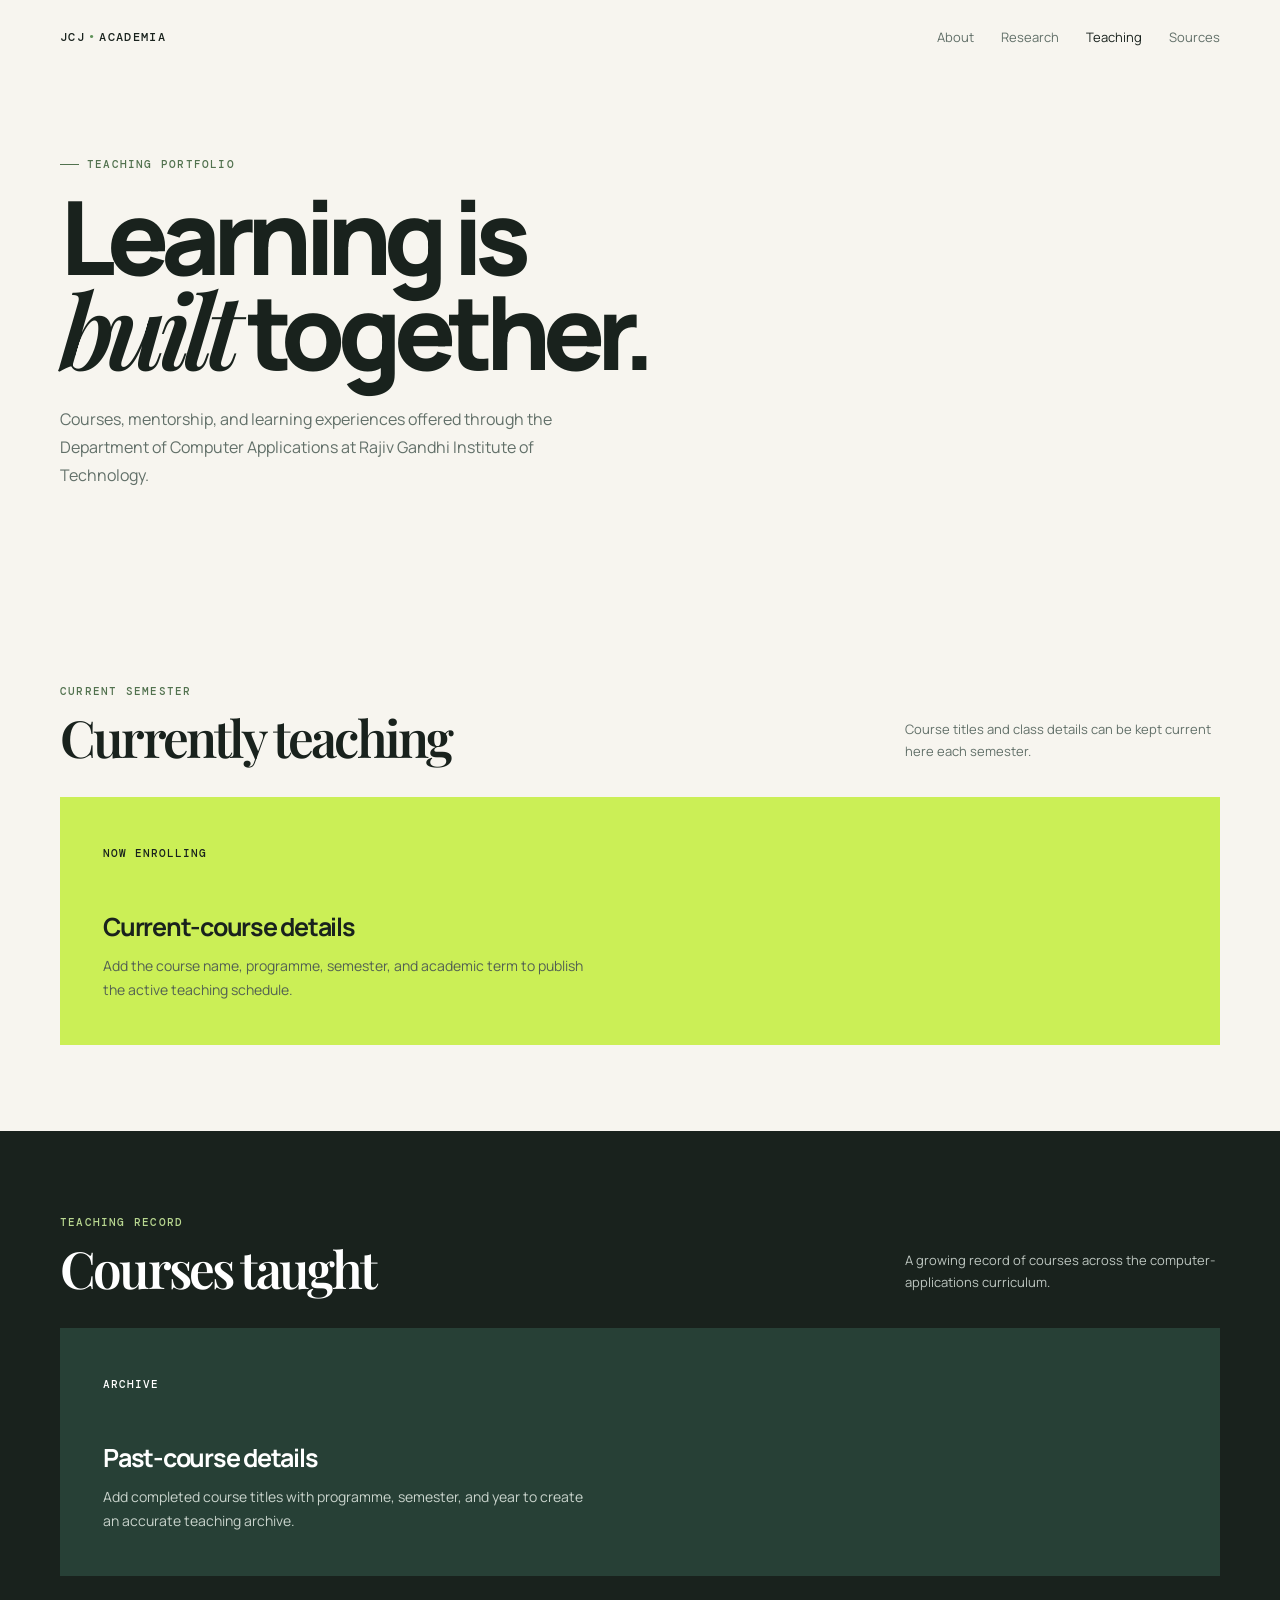
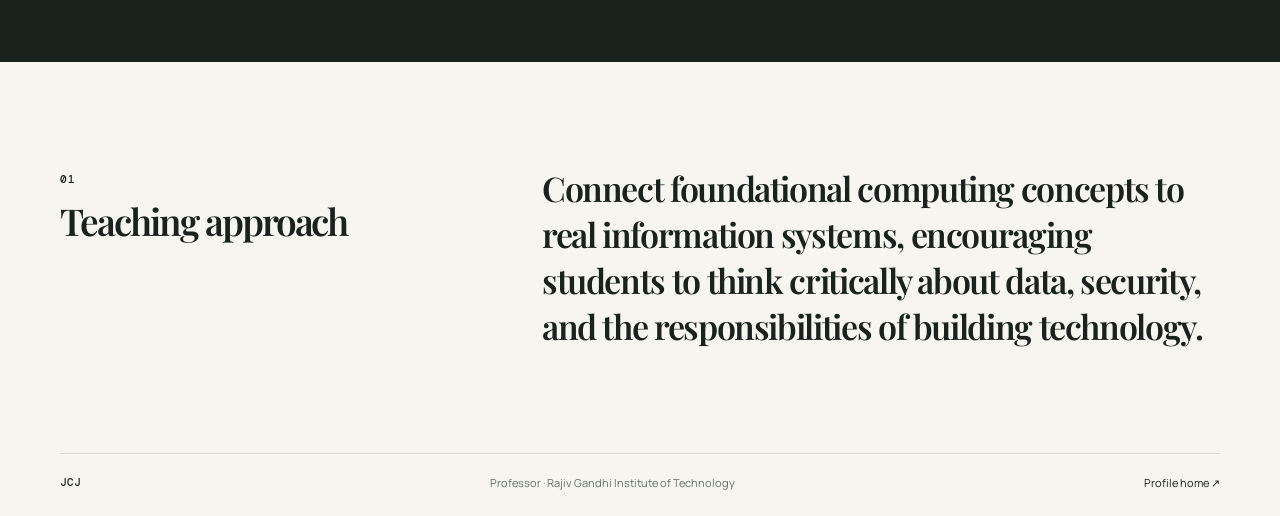
<file: teaching.html>
<!doctype html>
<html lang="en">
  <head>
    <meta charset="UTF-8" />
    <meta name="viewport" content="width=device-width, initial-scale=1.0" />
    <meta name="description" content="Teaching profile of Dr. John C John, Professor at Rajiv Gandhi Institute of Technology." />
    <title>Teaching — Dr. John C John</title>
    <link rel="preconnect" href="https://fonts.googleapis.com" />
    <link rel="preconnect" href="https://fonts.gstatic.com" crossorigin />
    <link href="https://fonts.googleapis.com/css2?family=DM+Mono:wght@400;500&family=Manrope:wght@400;500;600;700;800&family=Playfair+Display:ital,wght@0,600;0,700;1,600&display=swap" rel="stylesheet" />
    <link rel="stylesheet" href="styles.css" />
  </head>
  <body>
    <main>
      <nav class="nav container" aria-label="Primary navigation">
        <a class="wordmark" href="index.html">JCJ<span>•</span>ACADEMIA</a>
        <div class="nav-links">
          <a href="index.html#about">About</a>
          <a href="index.html#research">Research</a>
          <a class="active" href="teaching.html">Teaching</a>
          <a href="index.html#sources">Sources</a>
        </div>
      </nav>
      <section class="teaching-hero container">
        <p class="eyebrow"><span></span> Teaching portfolio</p>
        <h1>Learning is<br /><em>built</em> together.</h1>
        <p>Courses, mentorship, and learning experiences offered through the Department of Computer Applications at Rajiv Gandhi Institute of Technology.</p>
      </section>
      <section class="teaching-section container" aria-labelledby="current-heading">
        <div class="teaching-section-heading">
          <div><p class="section-label">Current semester</p><h2 id="current-heading">Currently teaching</h2></div>
          <p>Course titles and class details can be kept current here each semester.</p>
        </div>
        <div class="course-empty"><span>Now enrolling</span><h3>Current-course details</h3><p>Add the course name, programme, semester, and academic term to publish the active teaching schedule.</p></div>
      </section>
      <section class="teaching-section teaching-past" aria-labelledby="past-heading">
        <div class="container">
          <div class="teaching-section-heading">
            <div><p class="section-label">Teaching record</p><h2 id="past-heading">Courses taught</h2></div>
            <p>A growing record of courses across the computer-applications curriculum.</p>
          </div>
          <div class="course-empty course-empty-light"><span>Archive</span><h3>Past-course details</h3><p>Add completed course titles with programme, semester, and year to create an accurate teaching archive.</p></div>
        </div>
      </section>
      <section class="teaching-note container"><div><span>01</span><h2>Teaching approach</h2></div><p>Connect foundational computing concepts to real information systems, encouraging students to think critically about data, security, and the responsibilities of building technology.</p></section>
    </main>
    <footer class="container"><span>JCJ</span><p>Professor · Rajiv Gandhi Institute of Technology</p><a href="index.html">Profile home ↗</a></footer>
  </body>
</html>
</file>
<file: styles.css>
:root { --ink:#19221d; --muted:#627069; --paper:#f7f5ef; --mint:#d7e7d9; --lime:#cbef56; --line:#d8d9d2; --navy:#12314a; }
* { box-sizing:border-box; } html { scroll-behavior:smooth; } body { margin:0; background:var(--paper); color:var(--ink); font-family:Manrope, sans-serif; } .container { width:min(1160px, calc(100% - 48px)); margin:auto; }
.nav { display:flex; align-items:center; justify-content:space-between; padding:28px 0; } .wordmark { color:var(--ink); font:500 12px/1 "DM Mono", monospace; letter-spacing:.11em; text-decoration:none; } .wordmark span { color:#5f9259; margin:0 3px; } .nav-links { display:flex; gap:27px; } .nav-links a { color:var(--muted); font-size:13px; text-decoration:none; } .nav-links a:hover { color:var(--ink); }
.hero { min-height:590px; display:grid; grid-template-columns:1.1fr .9fr; align-items:center; gap:78px; padding:55px 0 90px; } .eyebrow,.section-label { color:#52724f; font:500 11px/1 "DM Mono", monospace; text-transform:uppercase; letter-spacing:.11em; } .eyebrow { display:flex; gap:8px; align-items:center; } .eyebrow span { display:inline-block; width:19px; height:1px; background:#52724f; } h1,h2,h3,p { margin-top:0; } h1 { margin:19px 0 24px; font-size:clamp(60px, 8vw, 110px); line-height:.9; letter-spacing:-.075em; font-weight:800; } h1 em { font-family:"Playfair Display",serif; font-weight:600; } .lead { width:min(480px,100%); color:var(--muted); font-size:17px; line-height:1.7; } .actions { display:flex; gap:12px; margin-top:34px; } .button { padding:13px 18px; border-radius:2px; font-size:13px; font-weight:700; text-decoration:none; transition:transform .2s; } .button:hover { transform:translateY(-2px); } .button span { margin-left:11px; font-size:15px; } .primary { background:var(--ink); color:white; } .secondary { border:1px solid #cbd1c7; color:var(--ink); }
.identity-card { position:relative; padding:30px; overflow:hidden; background:var(--mint); box-shadow:15px 15px 0 #e8e4d7; } .portrait { display:grid; width:94px; height:94px; place-items:center; background:var(--navy); border-radius:50%; color:white; font:500 20px "DM Mono",monospace; letter-spacing:-.08em; } .identity-details { margin-top:58px; }.role { margin-bottom:8px; color:#50704f; font:500 11px "DM Mono",monospace; letter-spacing:.08em; text-transform:uppercase; }.institution { margin-bottom:13px; font-size:25px; line-height:1.15; font-weight:800; letter-spacing:-.05em; }.location { color:#4b6053; font-size:13px; }.pin { font-size:17px; vertical-align:-1px; }.card-line { margin:29px 0 17px; border-top:1px solid rgba(25,34,29,.16); }.status { margin:0; color:#375141; font-size:12px; }.status i { display:inline-block; width:7px; height:7px; margin-right:7px; background:#6aa158; border-radius:50%; }
.timeline-section { background:var(--ink); color:white; padding:89px 0; }.timeline-section .section-label { color:#b8d790; }.timeline { display:grid; grid-template-columns:repeat(3,1fr); margin-top:42px; }.timeline-item { padding:0 31px; border-left:1px solid rgba(255,255,255,.22); }.timeline-item:first-child { padding-left:0; border-left:0; }.date { margin-bottom:36px; color:#b8d790; font:500 11px "DM Mono",monospace; text-transform:uppercase; letter-spacing:.08em; }.timeline-item h2 { margin-bottom:10px; font-family:"Playfair Display",serif; font-size:30px; letter-spacing:-.04em; }.timeline-item p:last-child { margin:0; color:#bdc6c0; font-size:14px; line-height:1.65; }.timeline-item.current h2::after { content:""; display:inline-block; width:8px; height:8px; margin-left:10px; background:var(--lime); border-radius:50%; vertical-align:middle; }
.research { display:grid; grid-template-columns:.8fr 1.2fr; gap:90px; padding:120px 0; }.research h2,.sources h2 { margin:17px 0 25px; font:600 clamp(37px,4vw,56px)/.98 "Playfair Display",serif; letter-spacing:-.055em; }.research-intro > p:last-child { color:var(--muted); max-width:355px; font-size:15px; line-height:1.8; }.focus-grid { display:grid; grid-template-columns:repeat(3,1fr); gap:13px; }.focus-card { min-height:250px; padding:22px; background:#ebece6; }.focus-card:nth-child(2) { background:var(--lime); }.number { color:#66766c; font:500 11px "DM Mono",monospace; }.focus-card h3 { margin:79px 0 10px; font-size:18px; letter-spacing:-.04em; }.focus-card p { margin:0; color:#59665f; font-size:12px; line-height:1.65; }.quote-band { background:#e2e8da; padding:70px 0; }.quote-band .container { display:flex; gap:25px; align-items:flex-start; }.quote-mark { color:#719168; font:70px/.8 "Playfair Display",serif; }.quote-band p { max-width:690px; margin:0; font:600 clamp(24px,3vw,38px)/1.2 "Playfair Display",serif; letter-spacing:-.04em; }
.sources { display:grid; grid-template-columns:.85fr 1.15fr; gap:70px; padding:115px 0; }.source-list { border-top:1px solid var(--line); }.source-list a { display:grid; grid-template-columns:37px 1fr auto 20px; gap:12px; align-items:center; padding:22px 0; border-bottom:1px solid var(--line); color:var(--ink); text-decoration:none; }.source-list a:hover strong { text-decoration:underline; }.source-list span { color:#63726a; font:11px "DM Mono",monospace; }.source-list strong { font-size:14px; }.source-list small { color:var(--muted); font-size:11px; }.source-list b { font-size:18px; } footer { display:flex; justify-content:space-between; gap:20px; padding:21px 0 26px; border-top:1px solid var(--line); color:var(--muted); font-size:11px; } footer span { color:var(--ink); font:500 11px "DM Mono",monospace; } footer p { margin:0; } footer a { color:var(--ink); text-decoration:none; }
@media (max-width:760px) { .container { width:min(100% - 32px, 600px); }.nav-links { gap:16px; }.hero { min-height:auto; grid-template-columns:1fr; gap:45px; padding:48px 0 70px; }.identity-card { max-width:400px; }.timeline { grid-template-columns:1fr; gap:35px; }.timeline-item,.timeline-item:first-child { padding:0 0 0 22px; border-left:1px solid rgba(255,255,255,.22); }.date { margin-bottom:11px; }.research,.sources { grid-template-columns:1fr; gap:35px; padding:80px 0; }.focus-grid { grid-template-columns:1fr; }.focus-card { min-height:190px; }.focus-card h3 { margin-top:52px; }.source-list a { grid-template-columns:27px 1fr 16px; }.source-list small { display:none; } footer { flex-wrap:wrap; } }

.nav-links a.active { color:var(--ink); }
.portrait-photo { position:relative; overflow:hidden; }
.portrait-photo img { position:absolute; inset:0; z-index:1; width:100%; height:100%; object-fit:cover; }
.teaching-hero { padding:85px 0 95px; }
.teaching-hero h1 { margin:20px 0 28px; }
.teaching-hero > p:last-child { max-width:520px; color:var(--muted); font-size:16px; line-height:1.75; }
.teaching-section { padding:86px 0; }
.teaching-section-heading { display:flex; align-items:end; justify-content:space-between; gap:40px; margin-bottom:35px; }
.teaching-section-heading h2,.teaching-note h2 { margin:15px 0 0; font:600 clamp(37px,4vw,55px)/.98 "Playfair Display",serif; letter-spacing:-.055em; }
.teaching-section-heading > p { max-width:315px; margin:0; color:var(--muted); font-size:13px; line-height:1.7; }
.course-empty { padding:43px; background:var(--lime); }
.course-empty span,.teaching-note span { font:500 11px "DM Mono",monospace; text-transform:uppercase; letter-spacing:.09em; }
.course-empty h3 { margin:47px 0 10px; font-size:25px; letter-spacing:-.05em; }
.course-empty p { max-width:480px; margin:0; color:#536152; font-size:14px; line-height:1.7; }
.teaching-past { background:var(--ink); color:white; }
.teaching-past .section-label { color:#b8d790; }
.teaching-past .teaching-section-heading > p { color:#bdc6c0; }
.course-empty-light { background:#274036; }
.course-empty-light p { color:#c9d3cc; }
.teaching-note { display:grid; grid-template-columns:.75fr 1.25fr; gap:75px; padding:104px 0; }
.teaching-note h2 { font-size:37px; }
.teaching-note p { margin:0; font:600 clamp(22px,2.8vw,34px)/1.35 "Playfair Display",serif; letter-spacing:-.04em; }
@media (max-width:760px) { .teaching-hero { padding:55px 0 70px; }.teaching-section { padding:66px 0; }.teaching-section-heading { display:block; }.teaching-section-heading > p { margin-top:19px; }.teaching-note { grid-template-columns:1fr; gap:29px; padding:80px 0; } }
</file>
